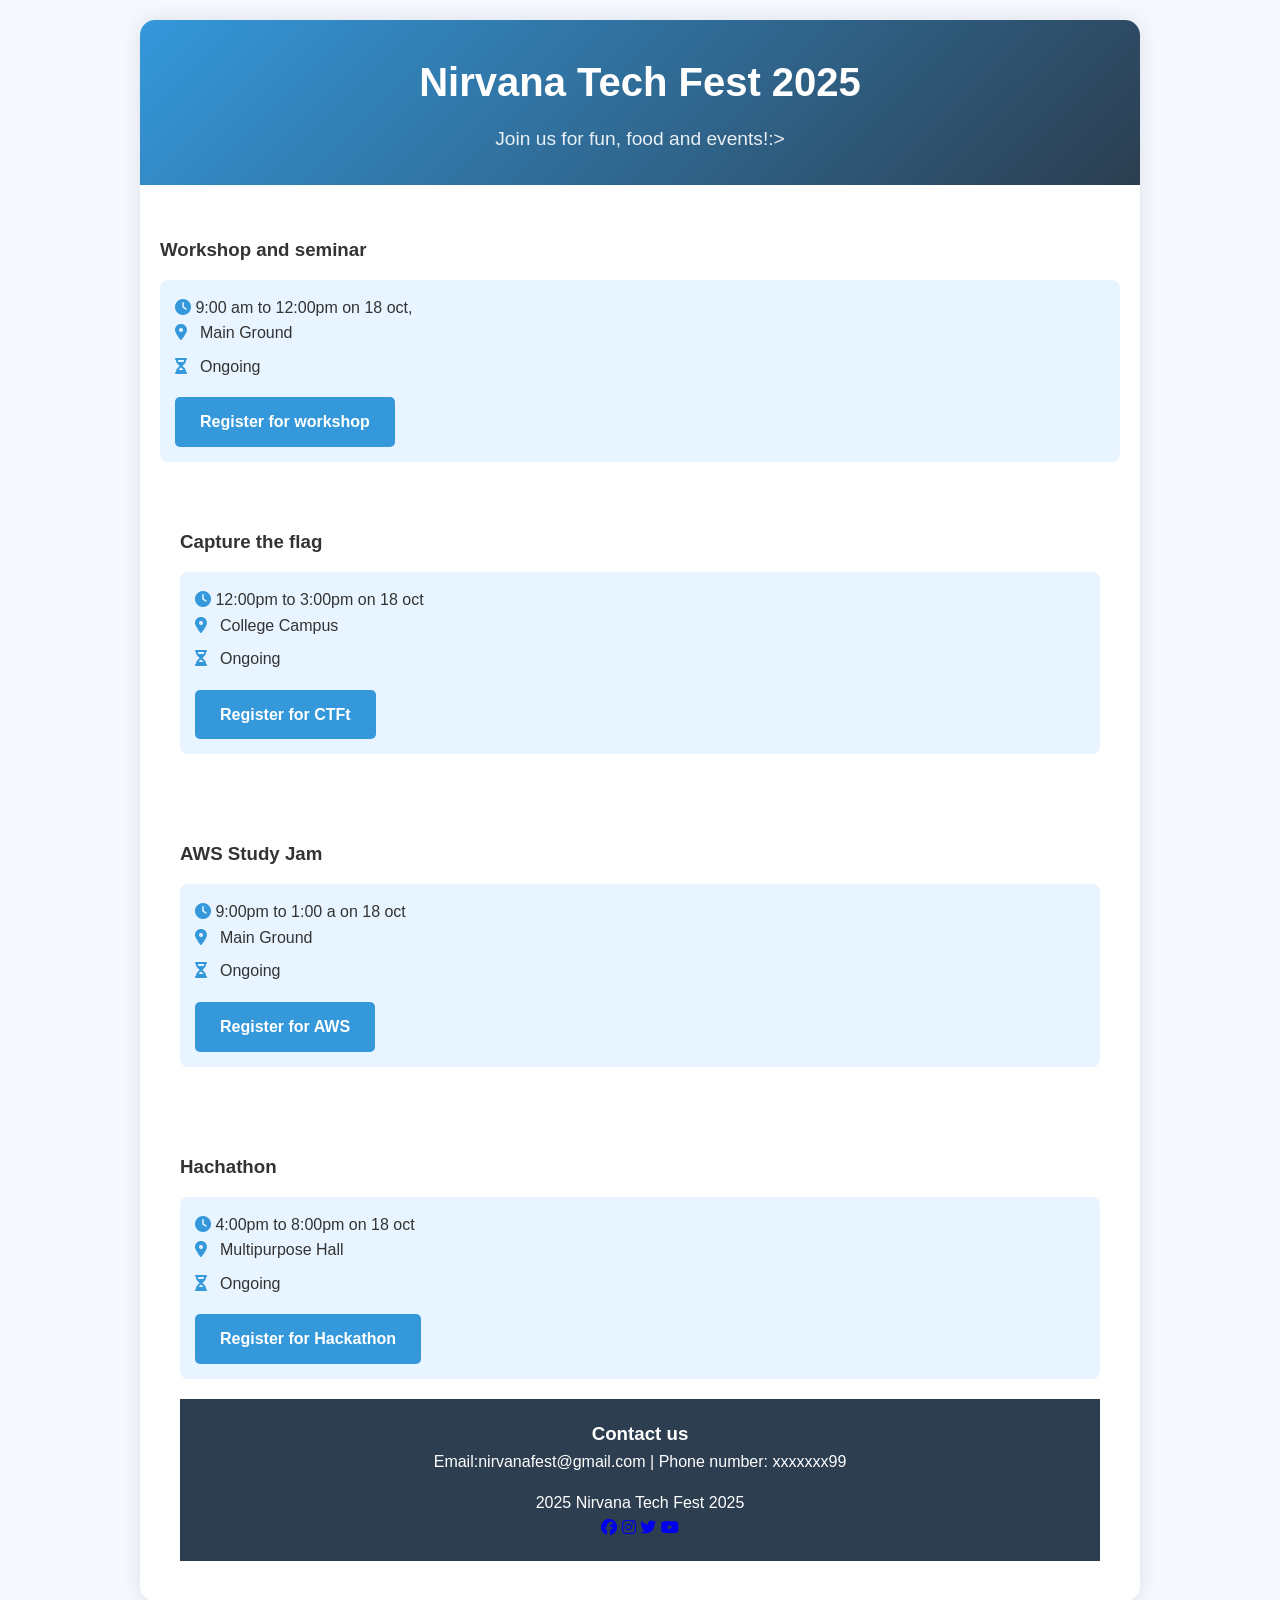
<file: collegeevent.html>
<!DOCTYPE html>
<html lang="en">
<head>
    <meta charset="UTF-8">
    <meta name="viewport" content="width=device-width, initial-scale=1.0">
     <title>College Outdoor Events</title>
    <link rel="stylesheet" href="https://cdnjs.cloudflare.com/ajax/libs/font-awesome/6.4.0/css/all.min.css">
    <style>
    *{
            margin: 0;
            padding: 0;
            box-sizing: border-box;
            font-family: 'Segoe UI', Tahoma, Geneva, Verdana, sans-serif;
    }
        body{
             background-color:#f5f9ff;
            color:#333;
            line-height:1.6;
            padding: 20px;
        }
        .container{
         max-width:1000px;
            margin: 0 auto;
            background:rgb(255, 255, 255);
            border-radius: 15px;
            box-shadow: 0 0 20px rgba(0, 0, 0, 0.1);
            overflow: hidden;
        }
        header{ background: linear-gradient(135deg, #3498db, #2c3e50);
            color: white;
            text-align: center;
            padding: 30px 20px;}
        h1{
            font-size: 2.5rem;
            margin-bottom: 10px;

        }
        .events h3{
             color: #2c3e50;
            font-size: 1.8rem;
            margin-bottom: 10px;
        }
        
        .events p{
margin-bottom: 15px;
            color: #555;
        }
        .subtitle{
            font-size: 1.2rem;
            opacity: 0.9;}
        .details{ background: #e8f4ff;
            padding: 15px;
            border-radius: 8px;
            margin: 15px 0;}
        .events{
            padding:30px;
        }
        .event{
            display: flex;
            margin-bottom: 30px;
            background: #f9f9f9;
            border-radius: 10px;
            overflow: hidden;
            box-shadow: 0 5px 15px rgba(0, 0, 0, 0.08);}
        .event-content{
            flex: 2;
            padding: 20px;
        }
        .event-image{
            flex: 1;
            min-height: 200px;
            background: #ddd;
            display: flex;
            align-items: center;
            justify-content: center;
            color: #777;
            font-size: 1rem;
            padding: 20px;}
        .register-btn { 
            display : inline-block;
            background: #3498db;
            color: white;
            padding: 12px 25px;
            border-radius: 5px;
            text-decoration: none;
            font-weight: 600;
            margin-top:10px;
            transition:background 0.3s;}
        .detail-item{display: flex;
            margin-bottom: 8px;}
        .detail-icon{width:25px;
            color: #3498db;}
        .register-btn:hover{
            background: #2980b9;
        }
       footer{
 background: #2c3e50;
            color:white;
            text-align:center;
            padding: 20px;
            margin-top : 20px;
        }
        .contact{
             margin-bottom:15px;
        }
        .social-icon{
        display: flex;
            justify-content: center;
            gap: 15px;
            margin-top : 15px;
        }
        .social-icon a {color: white;
            font-size: 1.5rem;}
        @media (max-width: 768px) {
            .event {
                flex-direction: column;
            }
            
            .event-image {
                min-height: 150px;
            }
        }
    </style>
</head>
<body>
    <div class="container">
        <header>
            <h1>Nirvana Tech Fest 2025 </h1>
        <p class="subtitle">Join us for fun, food and events!:></p>
    </header>
        
            <div class="event"> </div>
                <div class="event-content">
                    <h3>Workshop and seminar</h3>
                    <p class = "subtitle"></p>
                    <div class="details">
                        <div class="detail-items">
                            <span class="detail-icon"><i class="fas fa-clock"></i></span>
                            <span>9:00 am to 12:00pm on 18 oct,</span>
                        <div class="detail-item">
                            <span class="detail-icon"><i class="fas fa-map-marker-alt"></i></span>
                            <span>Main Ground</span>
                        </div>
                        <div class="detail-item">
                            <span class="detail-icon"><i class="fas fa-hourglass-half"></i></span>
                            <span>Ongoing</span>
                        </div>
                    </div>
                    <a href="#" class="register-btn">Register for workshop</a>
                </div>           

              
            <div class="event"> </div>
                <div class="event-content">
                    <h3>Capture the flag</h3>
                    <p class = "subtitle"></p>
                    <div class="details">
                        <div class="detail-items">
                            <span class="detail-icon"><i class="fas fa-clock"></i></span>
                            <span>12:00pm to 3:00pm on 18 oct</span>
                        <div class="detail-item">
                            <span class="detail-icon"><i class="fas fa-map-marker-alt"></i></span>
                            <span>College Campus</span>
                        </div>
                        <div class="detail-item">
                            <span class="detail-icon"><i class="fas fa-hourglass-half"></i></span>
                            <span>Ongoing</span>
                        </div>
                    </div>
                    <a href="#" class="register-btn">Register for CTFt</a>
                </div>            </div>

                
            <div class="event"> </div>
                <div class="event-content">
                    <h3>AWS Study Jam</h3>
                    <p class = "subtitle"></p>
                    <div class="details">
                        <div class="detail-items">
                            <span class="detail-icon"><i class="fas fa-clock"></i></span>
                            <span>9:00pm to 1:00 a on 18 oct</span>
                        <div class="detail-item">
                            <span class="detail-icon"><i class="fas fa-map-marker-alt"></i></span>
                            <span>Main Ground</span>
                        </div>
                        <div class="detail-item">
                            <span class="detail-icon"><i class="fas fa-hourglass-half"></i></span>
                            <span>Ongoing</span>
                        </div>
                    </div>
                    <a href="#" class="register-btn">Register for AWS</a>
                </div>            </div>

                 <div class ="event">
                     </div>
            
                <div class="event-content">
                    <h3>Hachathon</h3>
                    <p class = "subtitle"></p>
                    <div class="details">
                        <div class="detail-items">
                            <span class="detail-icon"><i class="fas fa-clock"></i></span>
                            <span>4:00pm to 8:00pm on 18 oct</span>
                        <div class="detail-item">
                            <span class="detail-icon"><i class="fas fa-map-marker-alt"></i></span>
                            <span>Multipurpose Hall</span>
                        </div>
                        <div class="detail-item">
                            <span class="detail-icon"><i class="fas fa-hourglass-half"></i></span>
                            <span>Ongoing</span>
                        </div>
                    </div>
                    <a href="#" class="register-btn">Register for Hackathon</a>
                </div>     
                <footer>
                    <div class="contact">
                        <h3>Contact us</h3>
                        <p>Email:nirvanafest@gmail.com | Phone number: xxxxxxx99</p>

                    </div>
                    <p>2025 Nirvana Tech Fest 2025 </p>
                     <div class="social-icons">
                <a href="#"><i class="fab fa-facebook"></i></a>
                <a href="#"><i class="fab fa-instagram"></i></a>
                <a href="#"><i class="fab fa-twitter"></i></a>
                <a href="#"><i class="fab fa-youtube"></i></a>
            </div>
                    
                </footer>    
    </div>  
</body>
</html>
</file>
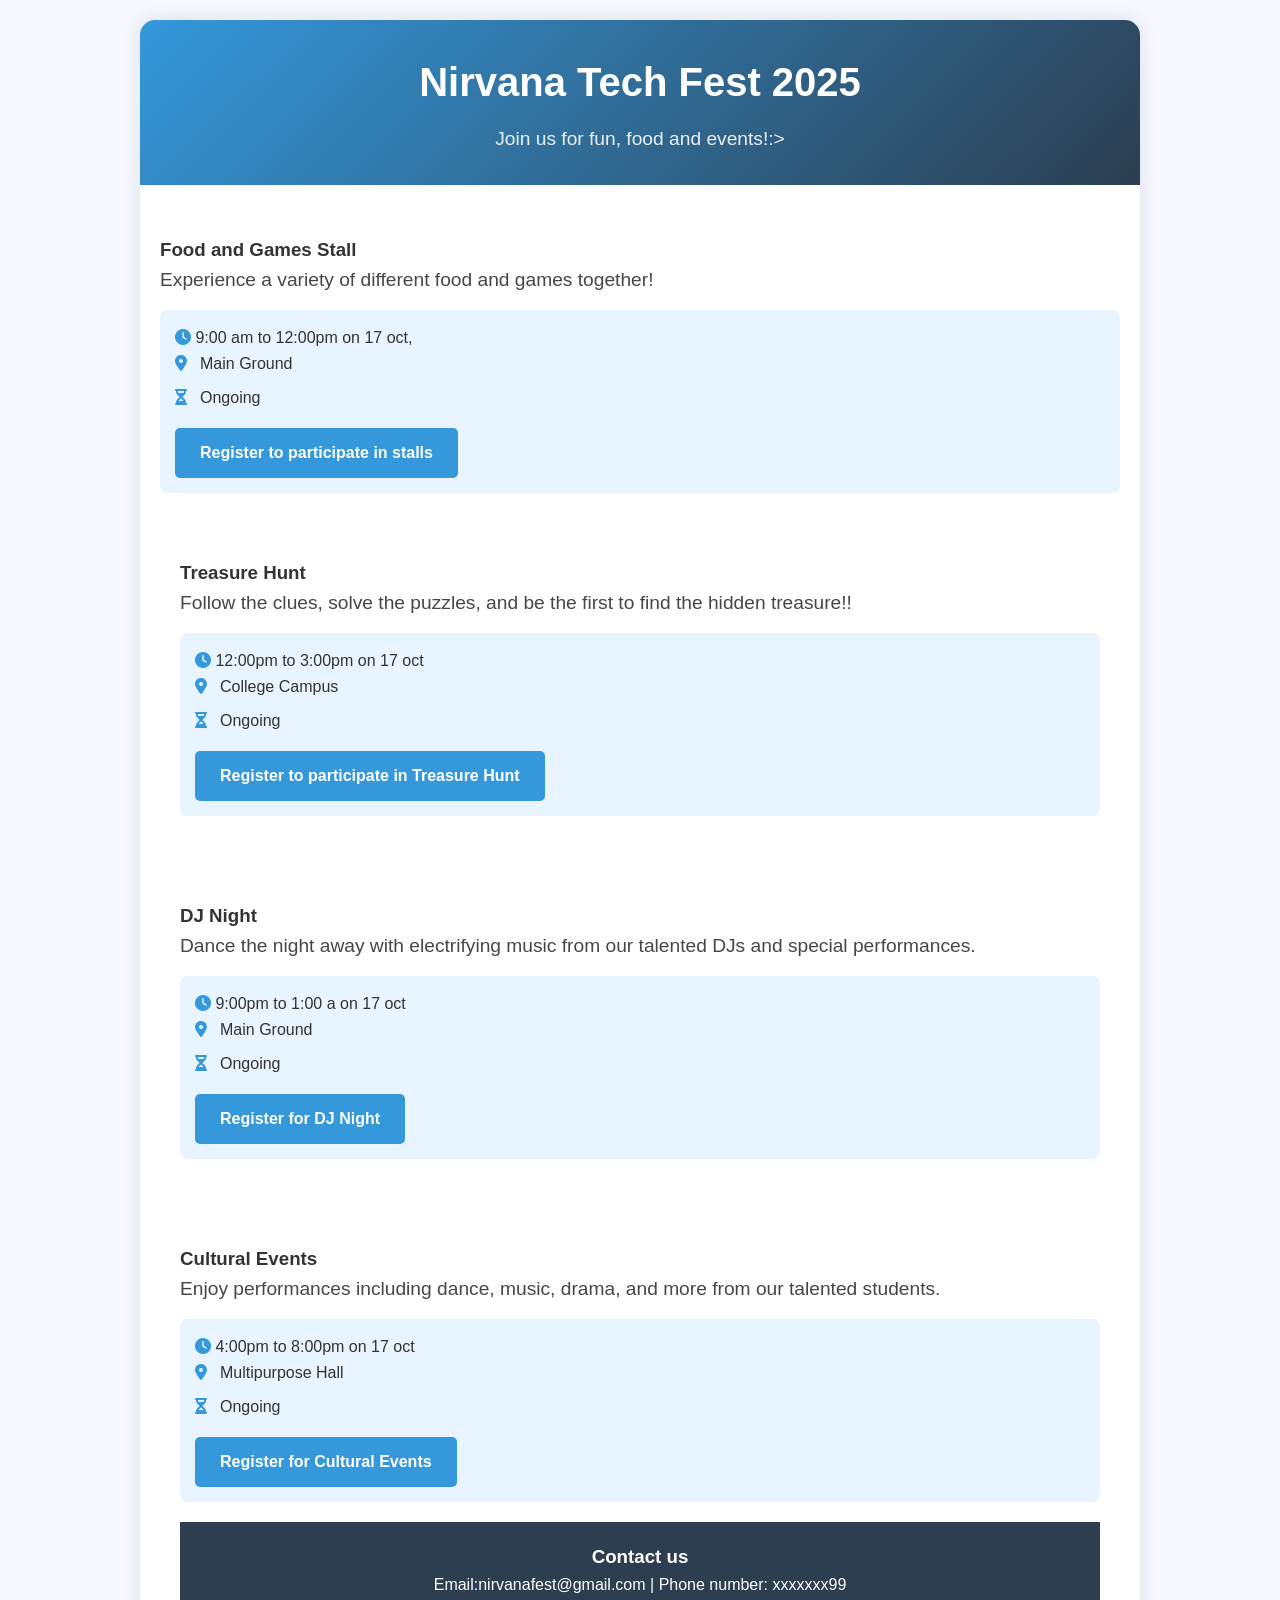
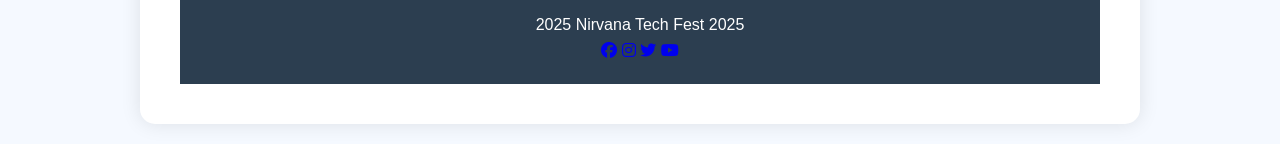
<file: outdoorevents.html>
<!DOCTYPE html>
<html lang="en">
<head>
    <meta charset="UTF-8">
    <meta name="viewport" content="width=device-width, initial-scale=1.0">
     <title>College Outdoor Events</title>
    <link rel="stylesheet" href="https://cdnjs.cloudflare.com/ajax/libs/font-awesome/6.4.0/css/all.min.css">
    <style>
    *{
            margin: 0;
            padding: 0;
            box-sizing: border-box;
            font-family: 'Segoe UI', Tahoma, Geneva, Verdana, sans-serif;
    }
        body{
             background-color:#f5f9ff;
            color:#333;
            line-height:1.6;
            padding: 20px;
        }
        .container{
         max-width:1000px;
            margin: 0 auto;
            background:rgb(255, 255, 255);
            border-radius: 15px;
            box-shadow: 0 0 20px rgba(0, 0, 0, 0.1);
            overflow: hidden;
        }
        header{ background: linear-gradient(135deg, #3498db, #2c3e50);
            color: white;
            text-align: center;
            padding: 30px 20px;}
        h1{
            font-size: 2.5rem;
            margin-bottom: 10px;

        }
        .events h3{
             color: #2c3e50;
            font-size: 1.8rem;
            margin-bottom: 10px;
        }
        
        .events p{
margin-bottom: 15px;
            color: #555;
        }
        .subtitle{
            font-size: 1.2rem;
            opacity: 0.9;}
        .details{ background: #e8f4ff;
            padding: 15px;
            border-radius: 8px;
            margin: 15px 0;}
        .events{
            padding:30px;
        }
        .event{
            display: flex;
            margin-bottom: 30px;
            background: #f9f9f9;
            border-radius: 10px;
            overflow: hidden;
            box-shadow: 0 5px 15px rgba(0, 0, 0, 0.08);}
        .event-content{
            flex: 2;
            padding: 20px;
        }
        .event-image{
            flex: 1;
            min-height: 200px;
            background: #ddd;
            display: flex;
            align-items: center;
            justify-content: center;
            color: #777;
            font-size: 1rem;
            padding: 20px;}
        .register-btn { 
            display : inline-block;
            background: #3498db;
            color: white;
            padding: 12px 25px;
            border-radius: 5px;
            text-decoration: none;
            font-weight: 600;
            margin-top:10px;
            transition:background 0.3s;}
        .detail-item{display: flex;
            margin-bottom: 8px;}
        .detail-icon{width:25px;
            color: #3498db;}
        .register-btn:hover{
            background: #2980b9;
        }
       footer{
 background: #2c3e50;
            color:white;
            text-align:center;
            padding: 20px;
            margin-top : 20px;
        }
        .contact{
             margin-bottom:15px;
        }
        .social-icon{
        display: flex;
            justify-content: center;
            gap: 15px;
            margin-top : 15px;
        }
        .social-icon a {color: white;
            font-size: 1.5rem;}
        @media (max-width: 768px) {
            .event {
                flex-direction: column;
            }
            
            .event-image {
                min-height: 150px;
            }
        }
    </style>
</head>
<body>
    <div class="container">
        <header>
            <h1>Nirvana Tech Fest 2025 </h1>
        <p class="subtitle">Join us for fun, food and events!:></p>
    </header>
        
            <div class="event"> </div>
                <div class="event-content">
                    <h3>Food and Games Stall</h3>
                    <p class = "subtitle">Experience a variety of different food and games together!</p>
                    <div class="details">
                        <div class="detail-items">
                            <span class="detail-icon"><i class="fas fa-clock"></i></span>
                            <span>9:00 am to 12:00pm on 17 oct,</span>
                        <div class="detail-item">
                            <span class="detail-icon"><i class="fas fa-map-marker-alt"></i></span>
                            <span>Main Ground</span>
                        </div>
                        <div class="detail-item">
                            <span class="detail-icon"><i class="fas fa-hourglass-half"></i></span>
                            <span>Ongoing</span>
                        </div>
                    </div>
                    <a href="#" class="register-btn">Register to participate in stalls</a>
                </div>           

              
            <div class="event"> </div>
                <div class="event-content">
                    <h3>Treasure Hunt</h3>
                    <p class = "subtitle">Follow the clues, solve the puzzles, and be the first to find the hidden treasure!!</p>
                    <div class="details">
                        <div class="detail-items">
                            <span class="detail-icon"><i class="fas fa-clock"></i></span>
                            <span>12:00pm to 3:00pm on 17 oct</span>
                        <div class="detail-item">
                            <span class="detail-icon"><i class="fas fa-map-marker-alt"></i></span>
                            <span>College Campus</span>
                        </div>
                        <div class="detail-item">
                            <span class="detail-icon"><i class="fas fa-hourglass-half"></i></span>
                            <span>Ongoing</span>
                        </div>
                    </div>
                    <a href="#" class="register-btn">Register to participate in Treasure Hunt</a>
                </div>            </div>

                
            <div class="event"> </div>
                <div class="event-content">
                    <h3>DJ Night</h3>
                    <p class = "subtitle">Dance the night away with electrifying music from our talented DJs and special performances.</p>
                    <div class="details">
                        <div class="detail-items">
                            <span class="detail-icon"><i class="fas fa-clock"></i></span>
                            <span>9:00pm to 1:00 a on 17 oct</span>
                        <div class="detail-item">
                            <span class="detail-icon"><i class="fas fa-map-marker-alt"></i></span>
                            <span>Main Ground</span>
                        </div>
                        <div class="detail-item">
                            <span class="detail-icon"><i class="fas fa-hourglass-half"></i></span>
                            <span>Ongoing</span>
                        </div>
                    </div>
                    <a href="#" class="register-btn">Register for DJ Night</a>
                </div>            </div>

                 <div class ="event">
                     </div>
            
                <div class="event-content">
                    <h3>Cultural Events</h3>
                    <p class = "subtitle">Enjoy performances including dance, music, drama, and more from our talented students.</p>
                    <div class="details">
                        <div class="detail-items">
                            <span class="detail-icon"><i class="fas fa-clock"></i></span>
                            <span>4:00pm to 8:00pm on 17 oct</span>
                        <div class="detail-item">
                            <span class="detail-icon"><i class="fas fa-map-marker-alt"></i></span>
                            <span>Multipurpose Hall</span>
                        </div>
                        <div class="detail-item">
                            <span class="detail-icon"><i class="fas fa-hourglass-half"></i></span>
                            <span>Ongoing</span>
                        </div>
                    </div>
                    <a href="#" class="register-btn">Register for Cultural Events</a>
                </div>     
                <footer>
                    <div class="contact">
                        <h3>Contact us</h3>
                        <p>Email:nirvanafest@gmail.com | Phone number: xxxxxxx99</p>

                    </div>
                    <p>2025 Nirvana Tech Fest 2025 </p>
                     <div class="social-icons">
                <a href="#"><i class="fab fa-facebook"></i></a>
                <a href="#"><i class="fab fa-instagram"></i></a>
                <a href="#"><i class="fab fa-twitter"></i></a>
                <a href="#"><i class="fab fa-youtube"></i></a>
            </div>
                    
                </footer>    
    </div>  
</body>
</html>
</file>
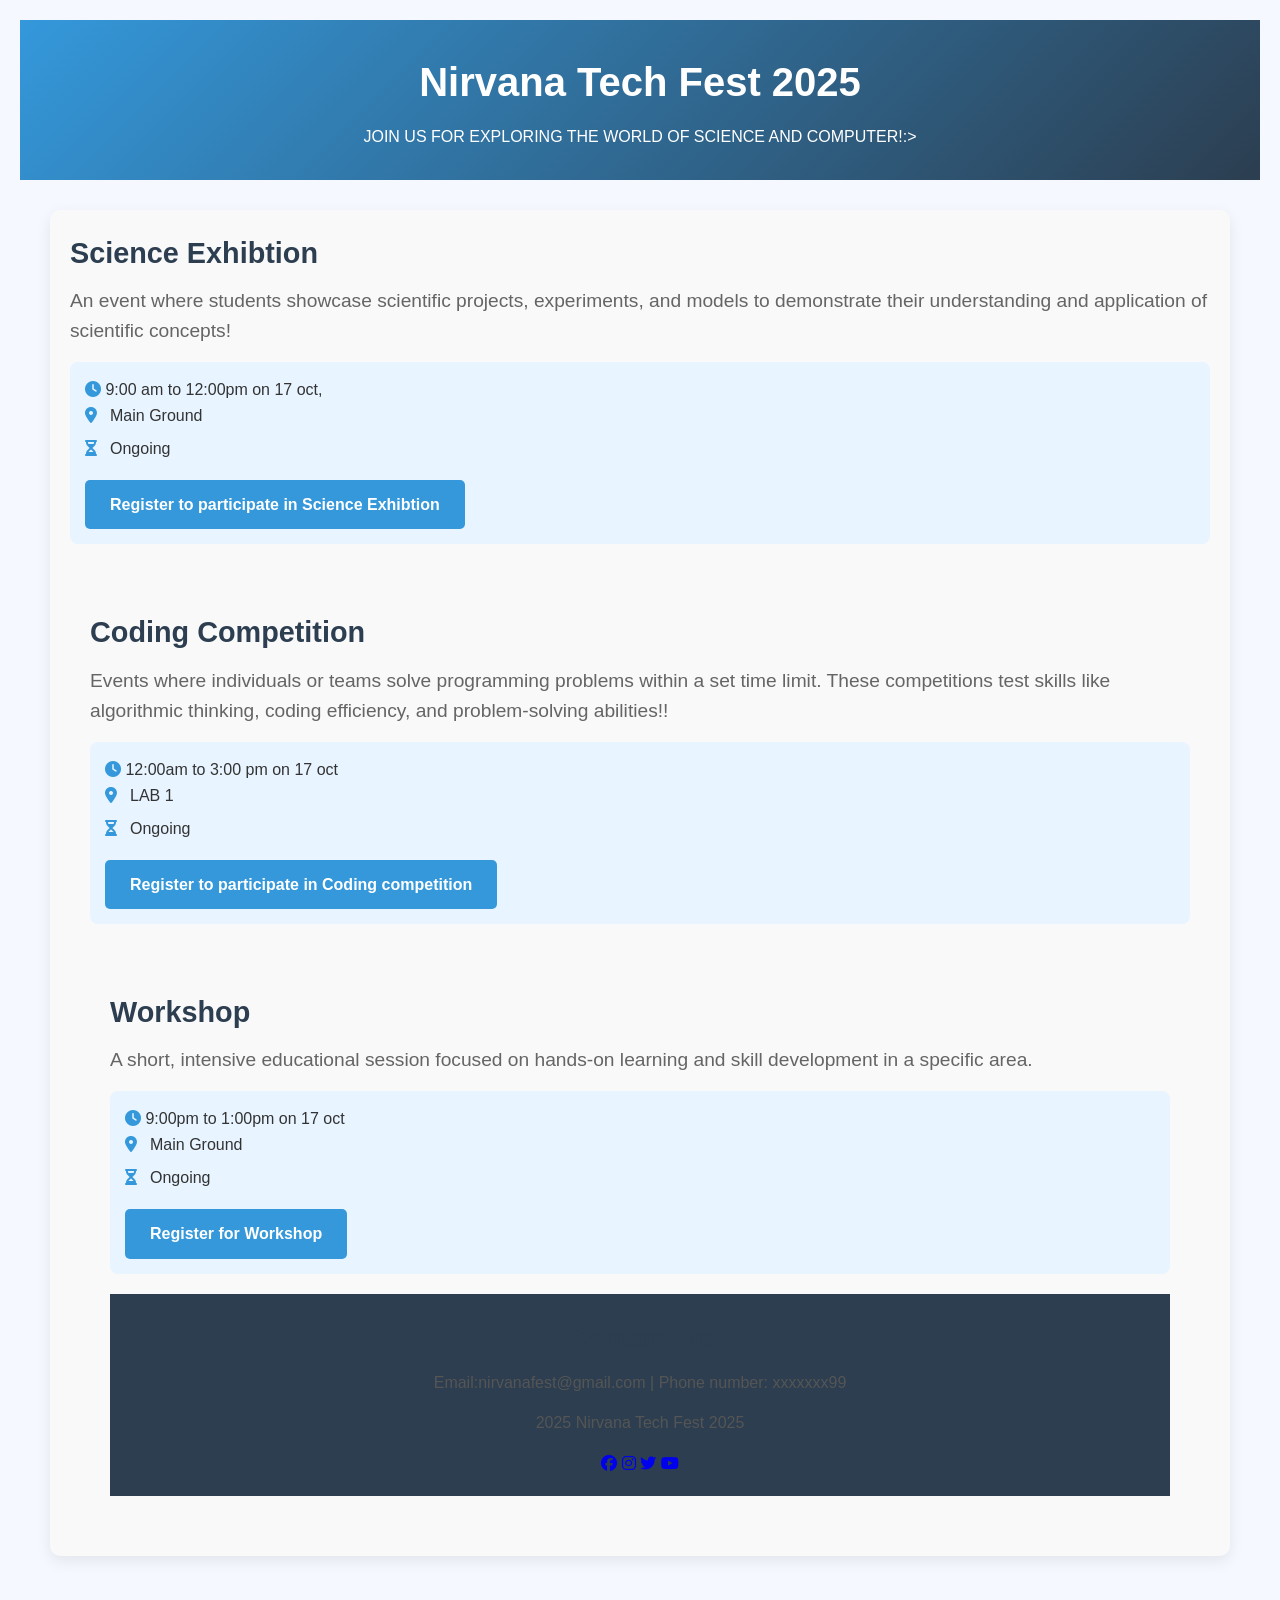
<file: schoolevents.html>
<!DOCTYPE html>
<html lang="en">
<head>
    <meta charset="UTF-8">
    <meta name="viewport" content="width=device-width, initial-scale=1.0">
     <title>College Outdoor Events</title>
    <link rel="stylesheet" href="https://cdnjs.cloudflare.com/ajax/libs/font-awesome/6.4.0/css/all.min.css">
    <style>
    *{
            margin: 0;
            padding: 0;
            box-sizing: border-box;
            font-family: 'Segoe UI', Tahoma, Geneva, Verdana, sans-serif;
    }
        body{
             background-color:#f5f9ff;
            color:#333;
            line-height:1.6;
            padding: 20px;
        }
        .container{
         max-width:1000px;
            margin: 0 auto;
            background:rgb(255, 255, 255);
            border-radius: 15px;
            box-shadow: 0 0 20px rgba(0, 0, 0, 0.1);
            overflow: hidden;
        }
        header{ background: linear-gradient(135deg, #3498db, #2c3e50);
            color: white;
            text-align: center;
            padding: 30px 20px;}
        h1{
            font-size: 2.5rem;
            margin-bottom: 10px;

        }
        .events h3{
             color: #2c3e50;
            font-size: 1.8rem;
            margin-bottom: 10px;
        }
        
        .events p{
margin-bottom: 15px;
            color: #555;
        }
        .subtitle{
            font-size: 1.2rem;
            opacity: 0.9;}
        .details{ background: #e8f4ff;
            padding: 15px;
            border-radius: 8px;
            margin: 15px 0;}
        .events{
            padding:30px;
        }
        .event{
            display: flex;
            margin-bottom: 30px;
            background: #f9f9f9;
            border-radius: 10px;
            overflow: hidden;
            box-shadow: 0 5px 15px rgba(0, 0, 0, 0.08);}
        .event-content{
            flex: 2;
            padding: 20px;
        }
        .event-image{
            flex: 1;
            min-height: 200px;
            background: #ddd;
            display: flex;
            align-items: center;
            justify-content: center;
            color: #777;
            font-size: 1rem;
            padding: 20px;}
        .register-btn { 
            display : inline-block;
            background: #3498db;
            color: white;
            padding: 12px 25px;
            border-radius: 5px;
            text-decoration: none;
            font-weight: 600;
            margin-top:10px;
            transition:background 0.3s;}
        .detail-item{display: flex;
            margin-bottom: 8px;}
        .detail-icon{width:25px;
            color: #3498db;}
        .register-btn:hover{
            background: #2980b9;
        }
       footer{
 background: #2c3e50;
            color:white;
            text-align:center;
            padding: 20px;
            margin-top : 20px;
        }
        .contact{
             margin-bottom:15px;
        }
        .social-icon{
        display: flex;
            justify-content: center;
            gap: 15px;
            margin-top : 15px;
        }
        .social-icon a {color: white;
            font-size: 1.5rem;}
        @media (max-width: 768px) {
            .event {
                flex-direction: column;
            }
            
            .event-image {
                min-height: 150px;
            }
        }
    </style>
</head>
<body>
    <div class="container"></div>
        <header>
            <h1>Nirvana Tech Fest 2025 </h1>
        <p>JOIN US FOR EXPLORING THE WORLD OF SCIENCE AND COMPUTER!:></p></header>
        <div class ="events">
            <div class="event">
                <div class="event-content">
                    <h3>Science Exhibtion</h3>
                    <p class = "subtitle">An event where students showcase scientific projects, experiments, and models to demonstrate their understanding and application of scientific concepts!</p>
                    <div class="details">
                        <div class="detail-items">
                            <span class="detail-icon"><i class="fas fa-clock"></i></span>
                            <span>9:00 am to 12:00pm on 17 oct,</span>
                        <div class="detail-item">
                            <span class="detail-icon"><i class="fas fa-map-marker-alt"></i></span>
                            <span>Main Ground</span>
                        </div>
                        <div class="detail-item">
                            <span class="detail-icon"><i class="fas fa-hourglass-half"></i></span>
                            <span>Ongoing</span>
                        </div>
                    </div>
                    <a href="#" class="register-btn">Register to participate in Science Exhibtion</a>
                </div>         
            <div class="event">  </div>
                <div class="event-content">
                    <h3>Coding Competition</h3>
                    <p class = "subtitle">Events where individuals or teams solve programming problems within a set time limit. These competitions test skills like algorithmic thinking, coding efficiency, and problem-solving abilities!!</p>
                    <div class="details">
                        <div class="detail-items">
                            <span class="detail-icon"><i class="fas fa-clock"></i></span>
                            <span>12:00am to 3:00 pm on 17 oct</span>
                        <div class="detail-item">
                            <span class="detail-icon"><i class="fas fa-map-marker-alt"></i></span>
                            <span>LAB 1</span>
                        </div>
                        <div class="detail-item">
                            <span class="detail-icon"><i class="fas fa-hourglass-half"></i></span>
                            <span>Ongoing</span>
                        </div>
                    </div>
                    <a href="#" class="register-btn">Register to participate in Coding competition</a>
                </div>              
            <div class="event">  </div>
                <div class="event-content">
                    <h3> Workshop</h3>
                    <p class = "subtitle">A short, intensive educational session focused on hands-on learning and skill development in a specific area.</p>
                    <div class="details">
                        <div class="detail-items">
                            <span class="detail-icon"><i class="fas fa-clock"></i></span>
                            <span>9:00pm to 1:00pm on 17 oct</span>
                        <div class="detail-item">
                            <span class="detail-icon"><i class="fas fa-map-marker-alt"></i></span>
                            <span>Main Ground</span>
                        </div>
                        <div class="detail-item">
                            <span class="detail-icon"><i class="fas fa-hourglass-half"></i></span>
                            <span>Ongoing</span>
                        </div>
                    </div>
                    <a href="#" class="register-btn">Register for Workshop</a>
                </div>    
                  
                    <footer>
                    <div class="contact">
                        <h3>Contact us</h3>
                        <p>Email:nirvanafest@gmail.com | Phone number: xxxxxxx99</p>

                    </div>
                    <p>2025 Nirvana Tech Fest 2025 </p>
                     <div class="social-icons">
                <a href="#"><i class="fab fa-facebook"></i></a>
                <a href="#"><i class="fab fa-instagram"></i></a>
                <a href="#"><i class="fab fa-twitter"></i></a>
                <a href="#"><i class="fab fa-youtube"></i></a>
            </div>
                </footer>
            </div>
                </body>
                </html>
</file>
